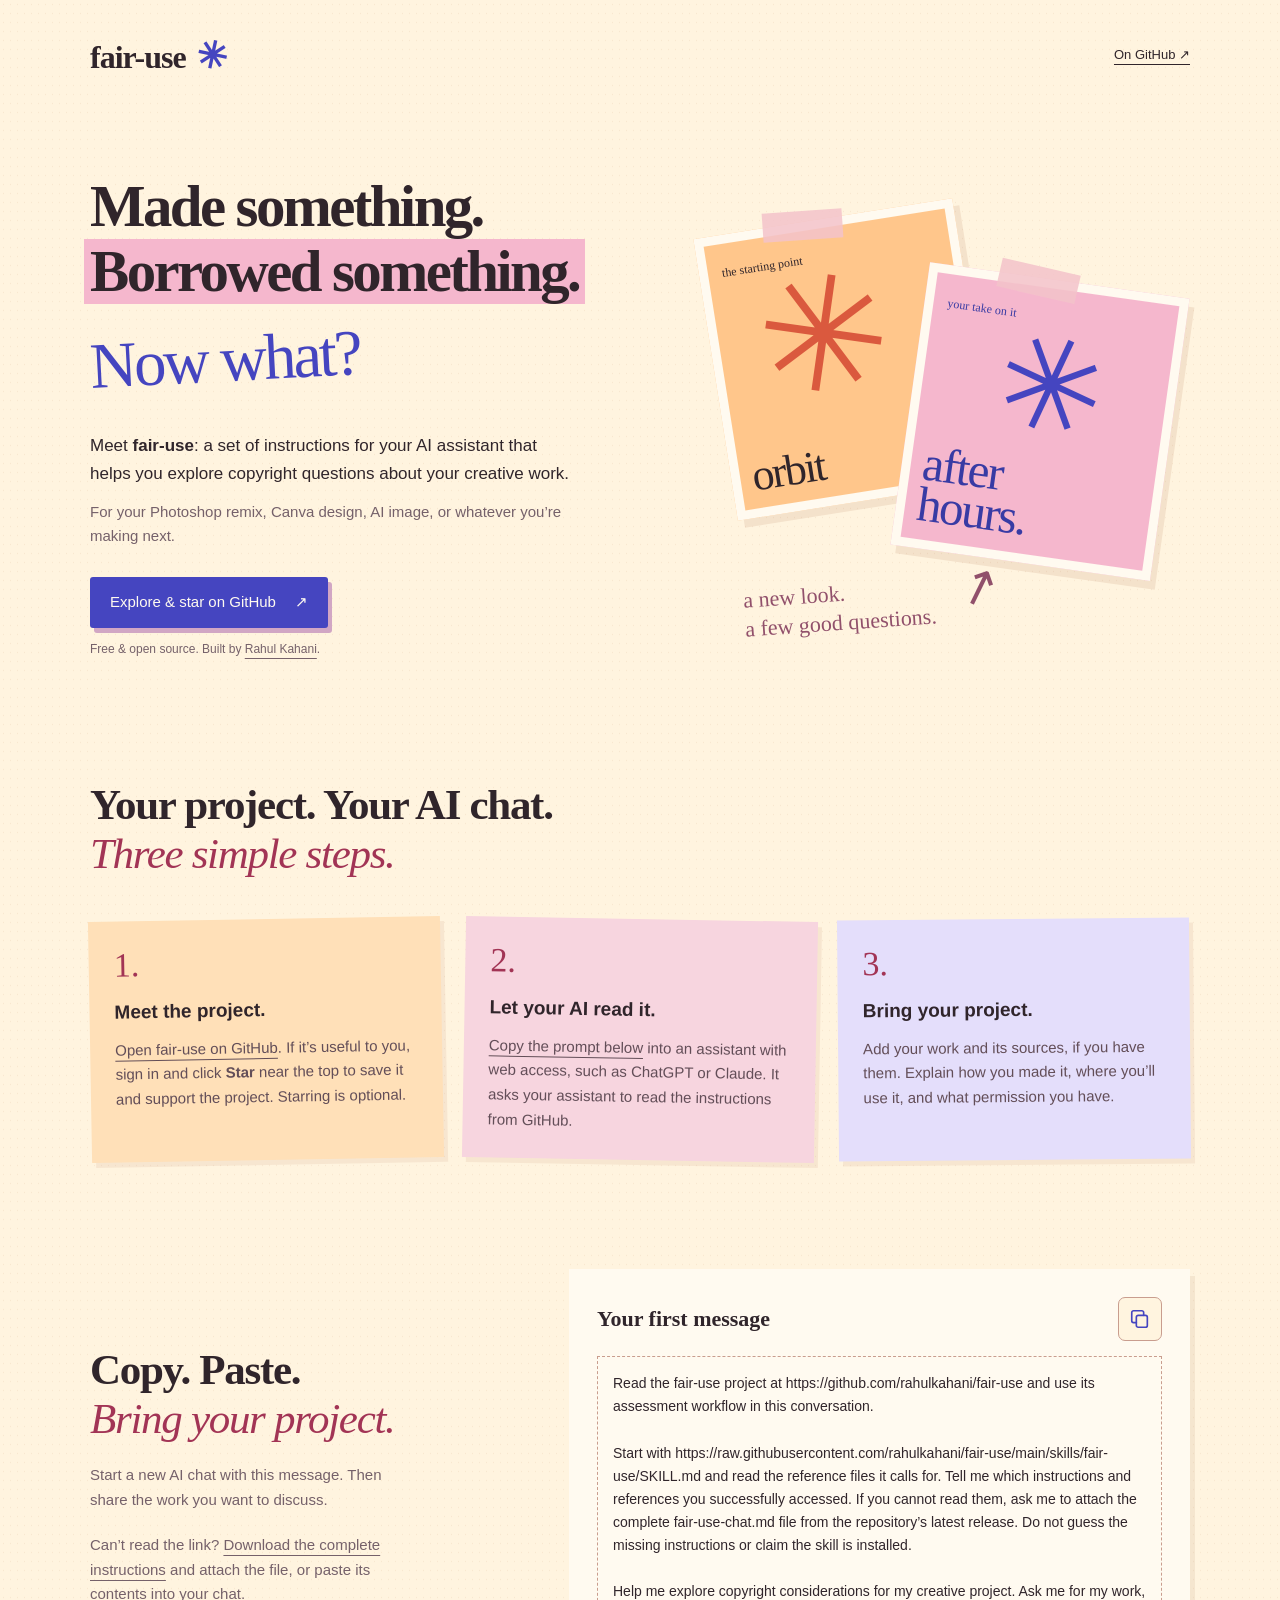
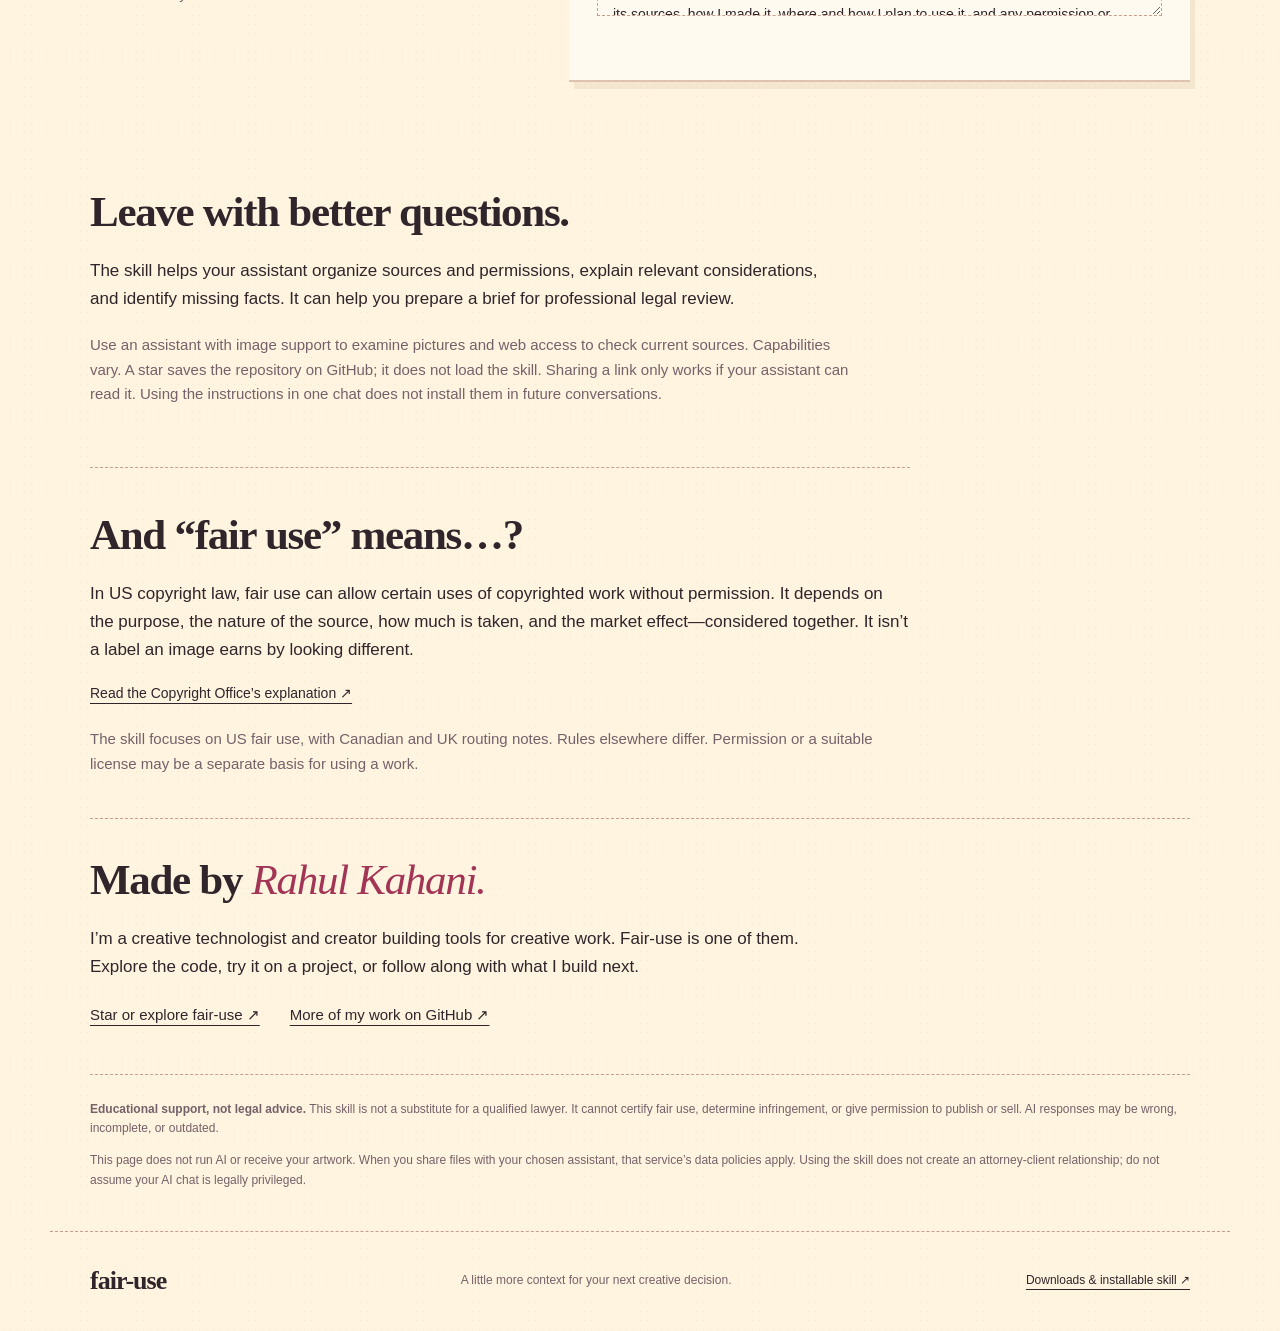
<file: docs/index.html>
<!doctype html>
<html lang="en">
<head>
<meta charset="utf-8"><meta name="viewport" content="width=device-width, initial-scale=1">
<meta name="description" content="Fair-use helps creators explore copyright questions with their AI assistant. Explore the open-source project by Rahul Kahani, copy a prompt into your AI chat, and bring your project.">
<title>fair-use — made something? start here.</title><link rel="stylesheet" href="landing.css">
</head>
<body>
<header><a class="logo" href="./">fair-use<span aria-hidden="true">✳</span></a><a href="https://github.com/rahulkahani/fair-use">On GitHub ↗</a></header>
<main>
<section class="hero">
<div class="intro"><h1>Made something.<br><span>Borrowed something.</span><br><em>Now what?</em></h1><p>Meet <strong>fair-use</strong>: a set of instructions for your AI assistant that helps you explore copyright questions about your creative work.</p><p class="secondary">For your Photoshop remix, Canva design, AI image, or whatever you’re making next.</p><a class="button" href="https://github.com/rahulkahani/fair-use">Explore & star on GitHub <span aria-hidden="true">↗</span></a><p class="download-note">Free & open source. Built by <a href="https://github.com/rahulkahani">Rahul Kahani</a>.</p></div>
<div class="collage" aria-label="A decorative paper collage of a source image and a remix. These are schematic illustrations, not an assessment of real artwork."><div class="art-card original"><span>the starting point</span><div class="flower" aria-hidden="true">✳</div><strong>orbit</strong></div><div class="art-card remix"><span>your take on it</span><div class="flower" aria-hidden="true">✳</div><strong>after<br>hours.</strong></div><div class="hand-note">a new look.<br>a few good questions. <span aria-hidden="true">↗</span></div></div>
</section>
<section class="how" aria-labelledby="how-title"><h2 id="how-title">Your project. Your AI chat.<br><em>Three simple steps.</em></h2><div class="steps">
<article><span class="number">1.</span><h3>Meet the project.</h3><p><a href="https://github.com/rahulkahani/fair-use">Open fair-use on GitHub</a>. If it’s useful to you, sign in and click <strong>Star</strong> near the top to save it and support the project. Starring is optional.</p></article>
<article><span class="number">2.</span><h3>Let your AI read it.</h3><p><a href="#start-prompt">Copy the prompt below</a> into an assistant with web access, such as ChatGPT or Claude. It asks your assistant to read the instructions from GitHub.</p></article>
<article><span class="number">3.</span><h3>Bring your project.</h3><p>Add your work and its sources, if you have them. Explain how you made it, where you’ll use it, and what permission you have.</p></article>
</div></section>
<section class="example" id="start-prompt"><div><h2>Copy. Paste.<br><em>Bring your project.</em></h2><p>Start a new AI chat with this message. Then share the work you want to discuss.</p><p>Can’t read the link? <a href="https://github.com/rahulkahani/fair-use/releases/latest/download/fair-use-chat.md">Download the complete instructions</a> and attach the file, or paste its contents into your chat.</p></div><div class="prompt-card"><div class="prompt-heading"><label for="chat-prompt">Your first message</label><button class="copy-icon" id="copy-prompt" type="button" aria-label="Copy the prompt" title="Copy the prompt"><svg width="22" height="22" viewBox="0 0 24 24" fill="none" stroke="currentColor" stroke-width="1.8" stroke-linecap="round" stroke-linejoin="round" aria-hidden="true"><rect x="8" y="8" width="12" height="13" rx="2"/><path d="M16 8V5a2 2 0 0 0-2-2H5a2 2 0 0 0-2 2v9a2 2 0 0 0 2 2h3"/></svg></button></div><textarea id="chat-prompt" readonly spellcheck="false">Read the fair-use project at https://github.com/rahulkahani/fair-use and use its assessment workflow in this conversation.

Start with https://raw.githubusercontent.com/rahulkahani/fair-use/main/skills/fair-use/SKILL.md and read the reference files it calls for. Tell me which instructions and references you successfully accessed. If you cannot read them, ask me to attach the complete fair-use-chat.md file from the repository’s latest release. Do not guess the missing instructions or claim the skill is installed.

Help me explore copyright considerations for my creative project. Ask me for my work, its sources, how I made it, where and how I plan to use it, and any permission or license evidence. Follow the skill’s limits: educational support, not a legal verdict or permission to publish. Explain uncertainties and when professional legal review would help.</textarea><p id="copy-status" role="status" aria-live="polite"></p><noscript>Select and copy the message above to use it in your chat.</noscript></div></section>
<section class="expect"><h2>Leave with better questions.</h2><p>The skill helps your assistant organize sources and permissions, explain relevant considerations, and identify missing facts. It can help you prepare a brief for professional legal review.</p><p class="secondary">Use an assistant with image support to examine pictures and web access to check current sources. Capabilities vary. A star saves the repository on GitHub; it does not load the skill. Sharing a link only works if your assistant can read it. Using the instructions in one chat does not install them in future conversations.</p></section>
<section class="meaning"><h2>And “fair use” means…?</h2><p>In US copyright law, fair use can allow certain uses of copyrighted work without permission. It depends on the purpose, the nature of the source, how much is taken, and the market effect—considered together. It isn’t a label an image earns by looking different.</p><a href="https://www.copyright.gov/fair-use/more-info.html">Read the Copyright Office’s explanation ↗</a><p class="secondary">The skill focuses on US fair use, with Canadian and UK routing notes. Rules elsewhere differ. Permission or a suitable license may be a separate basis for using a work.</p></section>
<section class="maker"><h2>Made by <em>Rahul Kahani.</em></h2><p>I’m a creative technologist and creator building tools for creative work. Fair-use is one of them. Explore the code, try it on a project, or follow along with what I build next.</p><div class="maker-links"><a href="https://github.com/rahulkahani/fair-use">Star or explore fair-use ↗</a><a href="https://github.com/rahulkahani">More of my work on GitHub ↗</a></div></section>
<aside class="limits"><p><strong>Educational support, not legal advice.</strong> This skill is not a substitute for a qualified lawyer. It cannot certify fair use, determine infringement, or give permission to publish or sell. AI responses may be wrong, incomplete, or outdated.</p><p>This page does not run AI or receive your artwork. When you share files with your chosen assistant, that service’s data policies apply. Using the skill does not create an attorney-client relationship; do not assume your AI chat is legally privileged.</p></aside>
</main>
<footer><a class="logo" href="./">fair-use</a><p>A little more context for your next creative decision.</p><a href="https://github.com/rahulkahani/fair-use/releases/latest">Downloads & installable skill ↗</a></footer>
<script src="landing.js"></script>
</body></html>
</file>
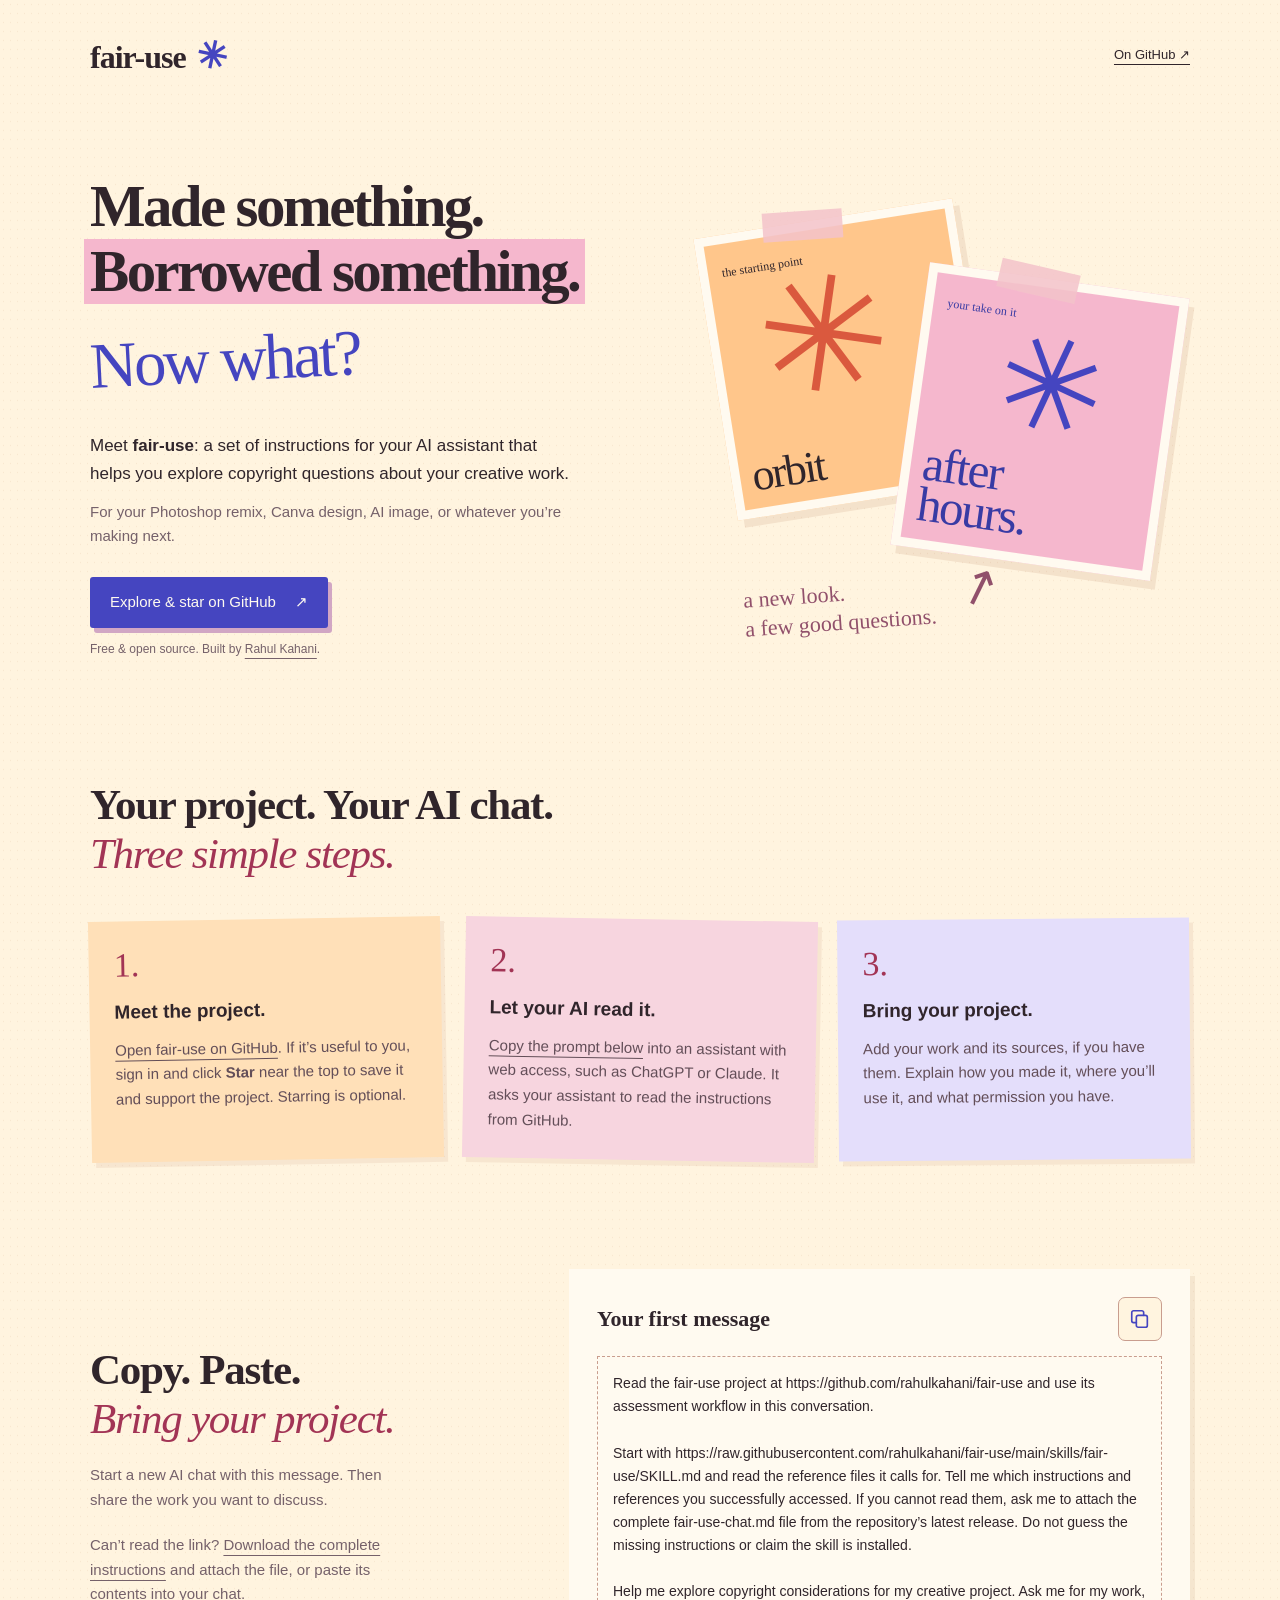
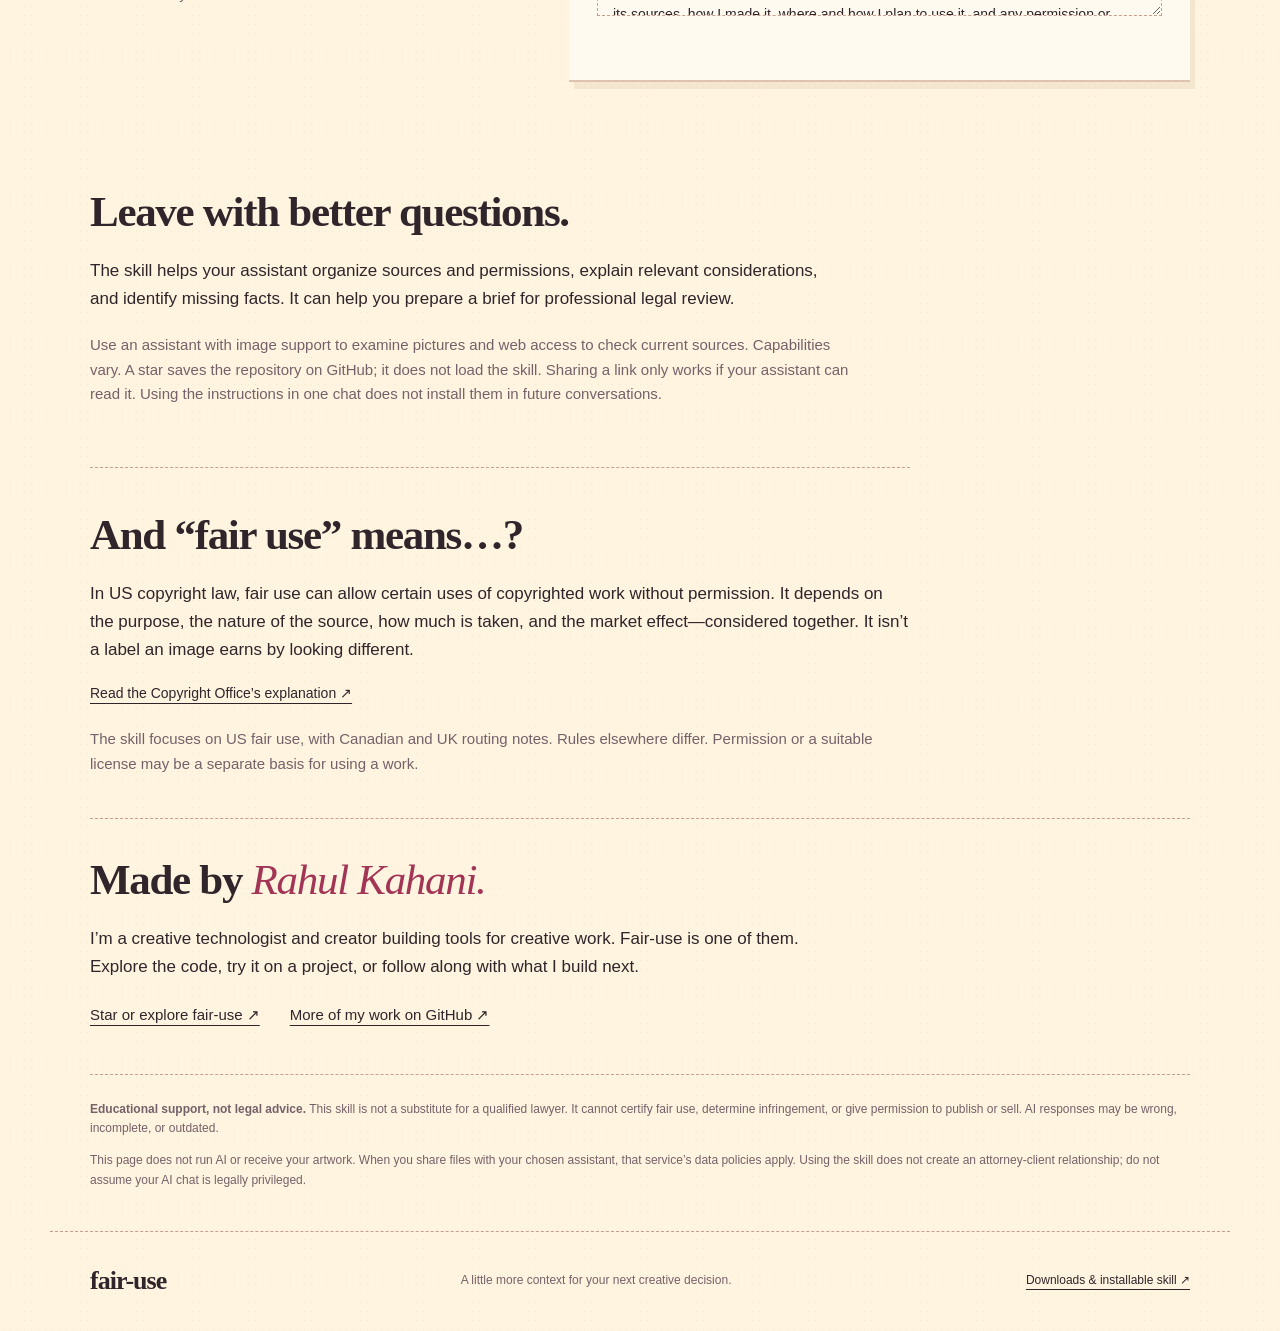
<file: docs/reel.html>
<!doctype html>
<html lang="en"><head><meta charset="utf-8"><meta name="viewport" content="width=device-width, initial-scale=1"><meta http-equiv="refresh" content="0;url=./"><title>fair-use</title></head><body><p><a href="./">Open the fair-use page</a></p></body></html>
</file>
<file: docs/landing.css>
:root{--paper:#fff4df;--ink:#30252b;--muted:#75616a;--blue:#4545c0;--pink:#f5b7cd;--serif:Georgia,'Times New Roman',serif;--hand:'Chalkboard SE','Comic Sans MS',cursive}
*{box-sizing:border-box}body{margin:0;background:var(--paper);background-image:radial-gradient(#b57a491a .6px,transparent .8px);background-size:7px 9px;color:var(--ink);font:17px/1.65 Arial,sans-serif}a{color:inherit;text-underline-offset:5px}a:focus-visible{outline:3px solid var(--blue);outline-offset:5px}header,main,footer{max-width:1180px;margin:auto;padding-left:40px;padding-right:40px}header{height:110px;display:flex;align-items:center;justify-content:space-between}header>a:last-child{font-size:13px}.logo{font:bold 32px var(--serif);text-decoration:none;letter-spacing:-1px}.logo span{color:var(--blue);margin-left:10px;display:inline-block;rotate:12deg;font-size:37px}p,h1,h2,h3{margin:0}.hero{display:grid;grid-template-columns:1.25fr 1fr;gap:30px;padding:65px 0 100px;align-items:center}h1{font:bold clamp(39px,4.6vw,61px)/1.1 var(--serif);letter-spacing:-2.6px}h1>span{background:var(--pink);box-shadow:6px 0 var(--pink),-6px 0 var(--pink)}h1 em{display:inline-block;font:normal 1.1em/1.5 var(--hand);letter-spacing:-3px;color:var(--blue);rotate:-3deg;margin-top:6px}.intro>p{max-width:490px;margin-top:24px}.secondary{color:var(--muted);font-size:15px}.intro .secondary{margin-top:12px}.button{display:inline-block;margin-top:28px;padding:13px 20px;background:var(--blue);color:#fffaf0;text-decoration:none;font-size:15px;border-radius:3px;box-shadow:4px 5px 0 #d1a6c4}.button span{margin-left:15px}.intro .download-note{font-size:12px;color:var(--muted);margin-top:12px}.collage{position:relative;min-height:420px;margin-top:20px}.art-card{position:absolute;width:55%;height:285px;padding:14px;background:#ffc68b;border:9px solid #fffaf0;box-shadow:6px 8px #af705024;rotate:-9deg;left:0;top:0}.art-card:before{content:'';position:absolute;top:-20px;left:25%;width:80px;height:29px;background:#f4c4cbd9;rotate:5deg}.art-card>span{font:12px var(--hand)}.art-card .flower{position:absolute;left:15%;top:10%;font-size:160px;line-height:1;color:#da593e;rotate:17deg}.art-card strong{position:absolute;bottom:14px;left:12px;font:44px/.85 var(--serif);letter-spacing:-2px}.remix{background:var(--pink);color:#383ba4;left:41%;top:62px;rotate:8deg}.remix .flower{color:var(--blue);left:30%;top:12%;font-size:130px}.remix strong{font-size:49px}.hand-note{font:22px/1.3 var(--hand);position:absolute;bottom:0;left:30px;rotate:-4deg;color:#91506b}.hand-note span{position:absolute;font-size:49px;right:-65px;top:-15px;rotate:-15deg}h2{font:bold clamp(30px,3.5vw,43px)/1.15 var(--serif);letter-spacing:-1.3px}h2 em{font-weight:400;color:#a23455}h3{font-size:19px;line-height:1.3}.how{padding:20px 0 65px}.steps{display:grid;grid-template-columns:repeat(3,1fr);gap:22px;margin-top:40px}.steps article{padding:25px;background:#ffe0b8;box-shadow:4px 5px #af70501a;rotate:-1deg}.steps article:nth-child(2){background:#f7d5df;rotate:1deg}.steps article:nth-child(3){background:#e4defb;rotate:-.5deg}.number{font:34px var(--hand);display:block;color:#a23455;margin-bottom:16px}.steps p{font-size:15px;margin-top:13px;color:#634e58}.example{display:grid;grid-template-columns:.8fr 1.2fr;gap:65px;padding:45px 0 75px;align-items:center}.example>div>p{margin-top:20px;color:var(--muted);font-size:15px;max-width:300px}blockquote{position:relative;margin:0;padding:34px;background:#fffaf0;box-shadow:5px 7px #bd947526;rotate:1deg;border-bottom:2px solid #dfc3b1;font-size:16px}blockquote:before{content:'';position:absolute;top:-12px;left:34%;width:105px;height:28px;background:#f3b9cbd9;rotate:-5deg}blockquote p+p{margin-top:18px}.expect{padding:30px 0 60px;max-width:760px}.expect>p,.meaning>p{margin-top:20px}.meaning{border-top:1px dashed #c99d8e;padding:42px 0;max-width:820px}.meaning a{display:inline-block;font-size:14px;margin-top:18px}.limits{border-top:1px dashed #c99d8e;padding:25px 0 40px;font-size:12px;color:var(--muted)}.limits p+p{margin-top:12px}footer{min-height:100px;display:flex;align-items:center;justify-content:space-between;gap:20px;border-top:1px dashed #c99d8e;font-size:12px}footer .logo{font-size:26px}footer p{color:var(--muted)}
@media(max-width:800px){header,main,footer{padding-left:24px;padding-right:24px}header{height:85px}.hero{grid-template-columns:1fr;padding:25px 0 50px;gap:35px}h1{font-size:clamp(35px,7vw,55px);letter-spacing:-1.7px}.intro>p{max-width:580px}.collage{max-width:420px;width:100%;margin:0 auto;min-height:405px}.steps{grid-template-columns:1fr;gap:18px}.steps article{padding:22px}.number{float:left;margin:0 22px 12px 0}.steps p{margin-top:12px}.how{padding-bottom:35px}.example{grid-template-columns:1fr;gap:35px;padding:35px 0 55px}.example>div>p{max-width:100%}.expect{padding:15px 0 35px}footer{flex-wrap:wrap;padding-top:25px;padding-bottom:25px}footer p{order:3;width:100%}}
@media(max-width:390px){h1{font-size:33px}.collage{min-height:365px}.art-card{height:250px}.art-card .flower{font-size:125px}.remix .flower{font-size:110px}.art-card strong{font-size:38px}.remix strong{font-size:43px}.hand-note{font-size:19px}.hand-note span{right:-45px}}

.prompt-card{padding:28px;background:#fffaf0;box-shadow:5px 7px #bd947526;border-bottom:2px solid #dfc3b1;min-width:0}.prompt-card label{display:block;font:bold 22px var(--serif);margin-bottom:15px}textarea{display:block;width:100%;height:260px;padding:15px;border:1px dashed #c99d8e;background:transparent;color:var(--ink);font:14px/1.65 Arial,sans-serif;resize:vertical}button.button{border:0;cursor:pointer;font-family:inherit;margin-top:18px}button:focus-visible,textarea:focus-visible{outline:3px solid var(--blue);outline-offset:4px}#copy-status{font-size:13px;min-height:24px;margin-top:12px;color:var(--blue)}.maker{padding:36px 0 46px;border-top:1px dashed #c99d8e}.maker>p{max-width:720px;margin-top:20px}.maker-links{display:flex;flex-wrap:wrap;gap:16px 30px;margin-top:22px;font-size:15px}html{scroll-behavior:smooth}@media(prefers-reduced-motion:reduce){html{scroll-behavior:auto}}

.prompt-heading{display:flex;align-items:center;justify-content:space-between;gap:15px;margin-bottom:15px}.prompt-heading label{margin:0}.copy-icon{display:grid;place-items:center;flex-shrink:0;width:44px;height:44px;border:1px solid #c99d8e;border-radius:7px;background:var(--paper);color:var(--blue);cursor:pointer}.copy-icon:hover{background:#f7d5df}.copy-icon:active{transform:translateY(1px)}
</file>
